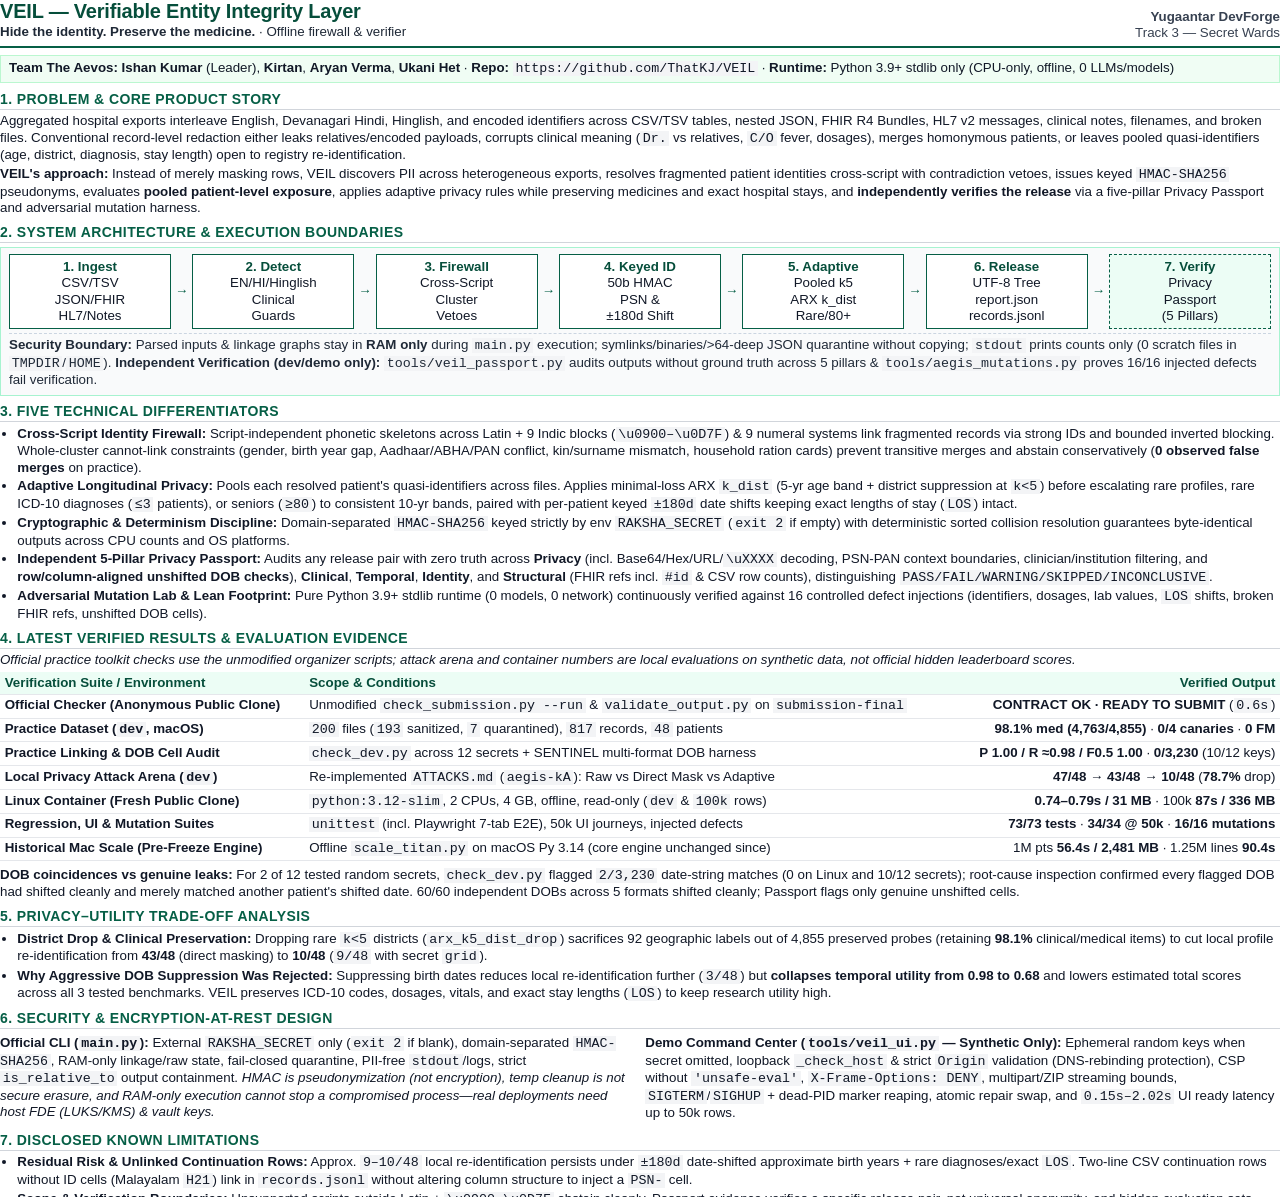
<file: docs/brief_src.html>
<!doctype html>
<html lang="en">
<head>
<meta charset="utf-8">
<title>VEIL — Verifiable Entity Integrity Layer (Project Brief)</title>
<style>
  @page { size: A4; margin: 7.5mm 9mm; }
  * { box-sizing: border-box; }
  body {
    margin: 0;
    background: #ffffff;
    color: #111827;
    font-family: "Helvetica Neue", Arial, sans-serif;
    font-size: 10pt;
    line-height: 1.24;
  }
  .hdr {
    border-bottom: 2px solid #065f46;
    padding-bottom: 4pt;
    margin-bottom: 5pt;
    display: flex;
    justify-content: space-between;
    align-items: flex-end;
    gap: 8pt;
  }
  h1 {
    font-size: 15pt;
    line-height: 1.1;
    margin: 0;
    color: #064e3b;
    letter-spacing: -0.01em;
  }
  .tagline {
    font-size: 10pt;
    color: #1f2937;
    margin: 1.5pt 0 0;
  }
  .meta {
    text-align: right;
    font-size: 10pt;
    line-height: 1.2;
    color: #374151;
    white-space: nowrap;
  }
  .roster {
    background: #f0fdf4;
    border: 1px solid #bbf7d0;
    padding: 3.5pt 6pt;
    margin-bottom: 5pt;
    font-size: 10pt;
  }
  h2 {
    font-size: 10.5pt;
    line-height: 1.15;
    color: #065f46;
    margin: 5.5pt 0 2.5pt;
    border-bottom: 1px solid #d1d5db;
    padding-bottom: 1.5pt;
    text-transform: uppercase;
    letter-spacing: 0.03em;
  }
  p { margin: 2pt 0; }
  ul { margin: 2pt 0 2pt 13pt; padding: 0; }
  li { margin: 1.5pt 0; }
  code {
    font-family: "SF Mono", Menlo, Consolas, monospace;
    font-size: 10pt;
    background: #f3f4f6;
    padding: 0 2pt;
  }
  .arch {
    border: 1px solid #a7f3d0;
    background: #f9fafb;
    padding: 4.5pt 6pt;
    margin: 3pt 0 4pt;
  }
  .flow-row {
    display: flex;
    align-items: center;
    justify-content: space-between;
    gap: 2pt;
    font-size: 10pt;
  }
  .box {
    border: 1px solid #065f46;
    background: #ffffff;
    padding: 2.5pt 4pt;
    text-align: center;
    flex: 1;
  }
  .box b { color: #064e3b; display: block; }
  .box.dashed {
    border-style: dashed;
    background: #ecfdf5;
  }
  .arr { color: #065f46; font-weight: 700; padding: 0 1pt; }
  .bound-note {
    margin-top: 3pt;
    padding-top: 2.5pt;
    border-top: 1px dashed #cbd5e1;
    font-size: 10pt;
    color: #1f2937;
  }
  table {
    width: 100%;
    border-collapse: collapse;
    font-size: 10pt;
    margin: 2.5pt 0 4pt;
  }
  th, td {
    border-bottom: 1px solid #e5e7eb;
    padding: 2pt 3.5pt;
    text-align: left;
    vertical-align: top;
  }
  th {
    background: #ecfdf5;
    color: #064e3b;
    font-weight: 700;
  }
  td.num, th.num { text-align: right; white-space: nowrap; }
  .two {
    display: grid;
    grid-template-columns: 1fr 1fr;
    gap: 8pt;
  }
  .pb { page-break-before: always; }
</style>
</head>
<body>

<div class="hdr">
  <div>
    <h1>VEIL — Verifiable Entity Integrity Layer</h1>
    <div class="tagline"><b>Hide the identity. Preserve the medicine.</b> · Offline firewall &amp; verifier</div>
  </div>
  <div class="meta">
    <b>Yugaantar DevForge</b><br>
    Track 3 — Secret Wards
  </div>
</div>

<div class="roster">
  <b>Team The Aevos:</b> <b>Ishan Kumar</b> (Leader), <b>Kirtan</b>, <b>Aryan Verma</b>, <b>Ukani Het</b> · <b>Repo:</b> <code>https://github.com/ThatKJ/VEIL</code> · <b>Runtime:</b> Python 3.9+ stdlib only (CPU-only, offline, 0 LLMs/models)
</div>

<h2>1. Problem &amp; Core Product Story</h2>
<p>Aggregated hospital exports interleave English, Devanagari Hindi, Hinglish, and encoded identifiers across CSV/TSV tables, nested JSON, FHIR R4 Bundles, HL7 v2 messages, clinical notes, filenames, and broken files. Conventional record-level redaction either leaks relatives/encoded payloads, corrupts clinical meaning (<code>Dr.</code> vs relatives, <code>C/O</code> fever, dosages), merges homonymous patients, or leaves pooled quasi-identifiers (age, district, diagnosis, stay length) open to registry re-identification.</p>
<p><b>VEIL's approach:</b> Instead of merely masking rows, VEIL discovers PII across heterogeneous exports, resolves fragmented patient identities cross-script with contradiction vetoes, issues keyed <code>HMAC-SHA256</code> pseudonyms, evaluates <b>pooled patient-level exposure</b>, applies adaptive privacy rules while preserving medicines and exact hospital stays, and <b>independently verifies the release</b> via a five-pillar Privacy Passport and adversarial mutation harness.</p>

<h2>2. System Architecture &amp; Execution Boundaries</h2>
<div class="arch">
  <div class="flow-row">
    <div class="box"><b>1. Ingest</b>CSV/TSV<br>JSON/FHIR<br>HL7/Notes</div>
    <span class="arr">&rarr;</span>
    <div class="box"><b>2. Detect</b>EN/HI/Hinglish<br>Clinical<br>Guards</div>
    <span class="arr">&rarr;</span>
    <div class="box"><b>3. Firewall</b>Cross-Script<br>Cluster<br>Vetoes</div>
    <span class="arr">&rarr;</span>
    <div class="box"><b>4. Keyed ID</b>50b HMAC<br>PSN &amp;<br>&plusmn;180d Shift</div>
    <span class="arr">&rarr;</span>
    <div class="box"><b>5. Adaptive</b>Pooled k5<br>ARX k_dist<br>Rare/80+</div>
    <span class="arr">&rarr;</span>
    <div class="box"><b>6. Release</b>UTF-8 Tree<br>report.json<br>records.jsonl</div>
    <span class="arr">&rarr;</span>
    <div class="box dashed"><b>7. Verify</b>Privacy<br>Passport<br>(5 Pillars)</div>
  </div>
  <div class="bound-note">
    <b>Security Boundary:</b> Parsed inputs &amp; linkage graphs stay in <b>RAM only</b> during <code>main.py</code> execution; symlinks/binaries/&gt;64-deep JSON quarantine without copying; <code>stdout</code> prints counts only (0 scratch files in <code>TMPDIR</code>/<code>HOME</code>). <b>Independent Verification (dev/demo only):</b> <code>tools/veil_passport.py</code> audits outputs without ground truth across 5 pillars &amp; <code>tools/aegis_mutations.py</code> proves 16/16 injected defects fail verification.
  </div>
</div>

<h2>3. Five Technical Differentiators</h2>
<ul>
  <li><b>Cross-Script Identity Firewall:</b> Script-independent phonetic skeletons across Latin + 9 Indic blocks (<code>\u0900–\u0D7F</code>) &amp; 9 numeral systems link fragmented records via strong IDs and bounded inverted blocking. Whole-cluster cannot-link constraints (gender, birth year gap, Aadhaar/ABHA/PAN conflict, kin/surname mismatch, household ration cards) prevent transitive merges and abstain conservatively (<b>0 observed false merges</b> on practice).</li>
  <li><b>Adaptive Longitudinal Privacy:</b> Pools each resolved patient's quasi-identifiers across files. Applies minimal-loss ARX <code>k_dist</code> (5-yr age band + district suppression at <code>k&lt;5</code>) before escalating rare profiles, rare ICD-10 diagnoses (<code>&le;3</code> patients), or seniors (<code>&ge;80</code>) to consistent 10-yr bands, paired with per-patient keyed <code>&plusmn;180d</code> date shifts keeping exact lengths of stay (<code>LOS</code>) intact.</li>
  <li><b>Cryptographic &amp; Determinism Discipline:</b> Domain-separated <code>HMAC-SHA256</code> keyed strictly by env <code>RAKSHA_SECRET</code> (<code>exit 2</code> if empty) with deterministic sorted collision resolution guarantees byte-identical outputs across CPU counts and OS platforms.</li>
  <li><b>Independent 5-Pillar Privacy Passport:</b> Audits any release pair with zero truth across <b>Privacy</b> (incl. Base64/Hex/URL/<code>\uXXXX</code> decoding, PSN-PAN context boundaries, clinician/institution filtering, and <b>row/column-aligned unshifted DOB checks</b>), <b>Clinical</b>, <b>Temporal</b>, <b>Identity</b>, and <b>Structural</b> (FHIR refs incl. <code>#id</code> &amp; CSV row counts), distinguishing <code>PASS/FAIL/WARNING/SKIPPED/INCONCLUSIVE</code>.</li>
  <li><b>Adversarial Mutation Lab &amp; Lean Footprint:</b> Pure Python 3.9+ stdlib runtime (0 models, 0 network) continuously verified against 16 controlled defect injections (identifiers, dosages, lab values, <code>LOS</code> shifts, broken FHIR refs, unshifted DOB cells).</li>
</ul>

<div class="pb"></div>

<h2>4. Latest Verified Results &amp; Evaluation Evidence</h2>
<p><i>Official practice toolkit checks use the unmodified organizer scripts; attack arena and container numbers are local evaluations on synthetic data, not official hidden leaderboard scores.</i></p>
<table>
  <thead>
    <tr>
      <th>Verification Suite / Environment</th>
      <th>Scope &amp; Conditions</th>
      <th class="num">Verified Output</th>
    </tr>
  </thead>
  <tbody>
    <tr>
      <td><b>Official Checker (Anonymous Public Clone)</b></td>
      <td>Unmodified <code>check_submission.py --run</code> &amp; <code>validate_output.py</code> on <code>submission-final</code></td>
      <td class="num"><b>CONTRACT OK · READY TO SUBMIT</b> (<code>0.6s</code>)</td>
    </tr>
    <tr>
      <td><b>Practice Dataset (<code>dev</code>, macOS)</b></td>
      <td><code>200</code> files (<code>193</code> sanitized, <code>7</code> quarantined), <code>817</code> records, <code>48</code> patients</td>
      <td class="num"><b>98.1% med (4,763/4,855)</b> · <b>0/4 canaries</b> · <b>0 FM</b></td>
    </tr>
    <tr>
      <td><b>Practice Linking &amp; DOB Cell Audit</b></td>
      <td><code>check_dev.py</code> across 12 secrets + SENTINEL multi-format DOB harness</td>
      <td class="num"><b>P 1.00 / R &approx;0.98 / F0.5 1.00</b> · <b>0/3,230</b> (10/12 keys)</td>
    </tr>
    <tr>
      <td><b>Local Privacy Attack Arena (<code>dev</code>)</b></td>
      <td>Re-implemented <code>ATTACKS.md</code> (<code>aegis-kA</code>): Raw vs Direct Mask vs Adaptive</td>
      <td class="num"><b>47/48</b> &rarr; <b>43/48</b> &rarr; <b>10/48</b> (<b>78.7%</b> drop)</td>
    </tr>
    <tr>
      <td><b>Linux Container (Fresh Public Clone)</b></td>
      <td><code>python:3.12-slim</code>, 2 CPUs, 4 GB, offline, read-only (<code>dev</code> &amp; <code>100k</code> rows)</td>
      <td class="num"><b>0.74–0.79s / 31 MB</b> · 100k <b>87s / 336 MB</b></td>
    </tr>
    <tr>
      <td><b>Regression, UI &amp; Mutation Suites</b></td>
      <td><code>unittest</code> (incl. Playwright 7-tab E2E), 50k UI journeys, injected defects</td>
      <td class="num"><b>73/73 tests</b> · <b>34/34 @ 50k</b> · <b>16/16 mutations</b></td>
    </tr>
    <tr>
      <td><b>Historical Mac Scale (Pre-Freeze Engine)</b></td>
      <td>Offline <code>scale_titan.py</code> on macOS Py 3.14 (core engine unchanged since)</td>
      <td class="num">1M pts <b>56.4s / 2,481 MB</b> · 1.25M lines <b>90.4s</b></td>
    </tr>
  </tbody>
</table>
<p><b>DOB coincidences vs genuine leaks:</b> For 2 of 12 tested random secrets, <code>check_dev.py</code> flagged <code>2/3,230</code> date-string matches (0 on Linux and 10/12 secrets); root-cause inspection confirmed every flagged DOB had shifted cleanly and merely matched another patient's shifted date. 60/60 independent DOBs across 5 formats shifted cleanly; Passport flags only genuine unshifted cells.</p>

<h2>5. Privacy–Utility Trade-Off Analysis</h2>
<ul>
  <li><b>District Drop &amp; Clinical Preservation:</b> Dropping rare <code>k&lt;5</code> districts (<code>arx_k5_dist_drop</code>) sacrifices 92 geographic labels out of 4,855 preserved probes (retaining <b>98.1%</b> clinical/medical items) to cut local profile re-identification from <b>43/48</b> (direct masking) to <b>10/48</b> (<code>9/48</code> with secret <code>grid</code>).</li>
  <li><b>Why Aggressive DOB Suppression Was Rejected:</b> Suppressing birth dates reduces local re-identification further (<code>3/48</code>) but <b>collapses temporal utility from 0.98 to 0.68</b> and lowers estimated total scores across all 3 tested benchmarks. VEIL preserves ICD-10 codes, dosages, vitals, and exact stay lengths (<code>LOS</code>) to keep research utility high.</li>
</ul>

<h2>6. Security &amp; Encryption-at-Rest Design</h2>
<div class="two">
  <div>
    <p><b>Official CLI (<code>main.py</code>):</b> External <code>RAKSHA_SECRET</code> only (<code>exit 2</code> if blank), domain-separated <code>HMAC-SHA256</code>, RAM-only linkage/raw state, fail-closed quarantine, PII-free <code>stdout</code>/logs, strict <code>is_relative_to</code> output containment. <i>HMAC is pseudonymization (not encryption), temp cleanup is not secure erasure, and RAM-only execution cannot stop a compromised process—real deployments need host FDE (LUKS/KMS) &amp; vault keys.</i></p>
  </div>
  <div>
    <p><b>Demo Command Center (<code>tools/veil_ui.py</code> — Synthetic Only):</b> Ephemeral random keys when secret omitted, loopback <code>_check_host</code> &amp; strict <code>Origin</code> validation (DNS-rebinding protection), CSP without <code>'unsafe-eval'</code>, <code>X-Frame-Options: DENY</code>, multipart/ZIP streaming bounds, <code>SIGTERM</code>/<code>SIGHUP</code> + dead-PID marker reaping, atomic repair swap, and <code>0.15s–2.02s</code> UI ready latency up to 50k rows.</p>
  </div>
</div>

<h2>7. Disclosed Known Limitations</h2>
<ul>
  <li><b>Residual Risk &amp; Unlinked Continuation Rows:</b> Approx. <code>9–10/48</code> local re-identification persists under <code>&plusmn;180d</code> date-shifted approximate birth years + rare diagnoses/exact <code>LOS</code>. Two-line CSV continuation rows without ID cells (Malayalam <code>H21</code>) link in <code>records.jsonl</code> without altering column structure to inject a <code>PSN-</code> cell.</li>
  <li><b>Scope &amp; Verification Boundaries:</b> Unsupported scripts outside Latin + <code>\u0900–\u0D7F</code> abstain cleanly. Passport evidence verifies a specific release pair, not universal anonymity, and hidden evaluation sets remain unseen. Linux container verification approximates but does not reproduce the exact organizer sandbox. Event-wide AI-coding eligibility has not been separately confirmed with organizers.</li>
</ul>

</body>
</html>
</file>
